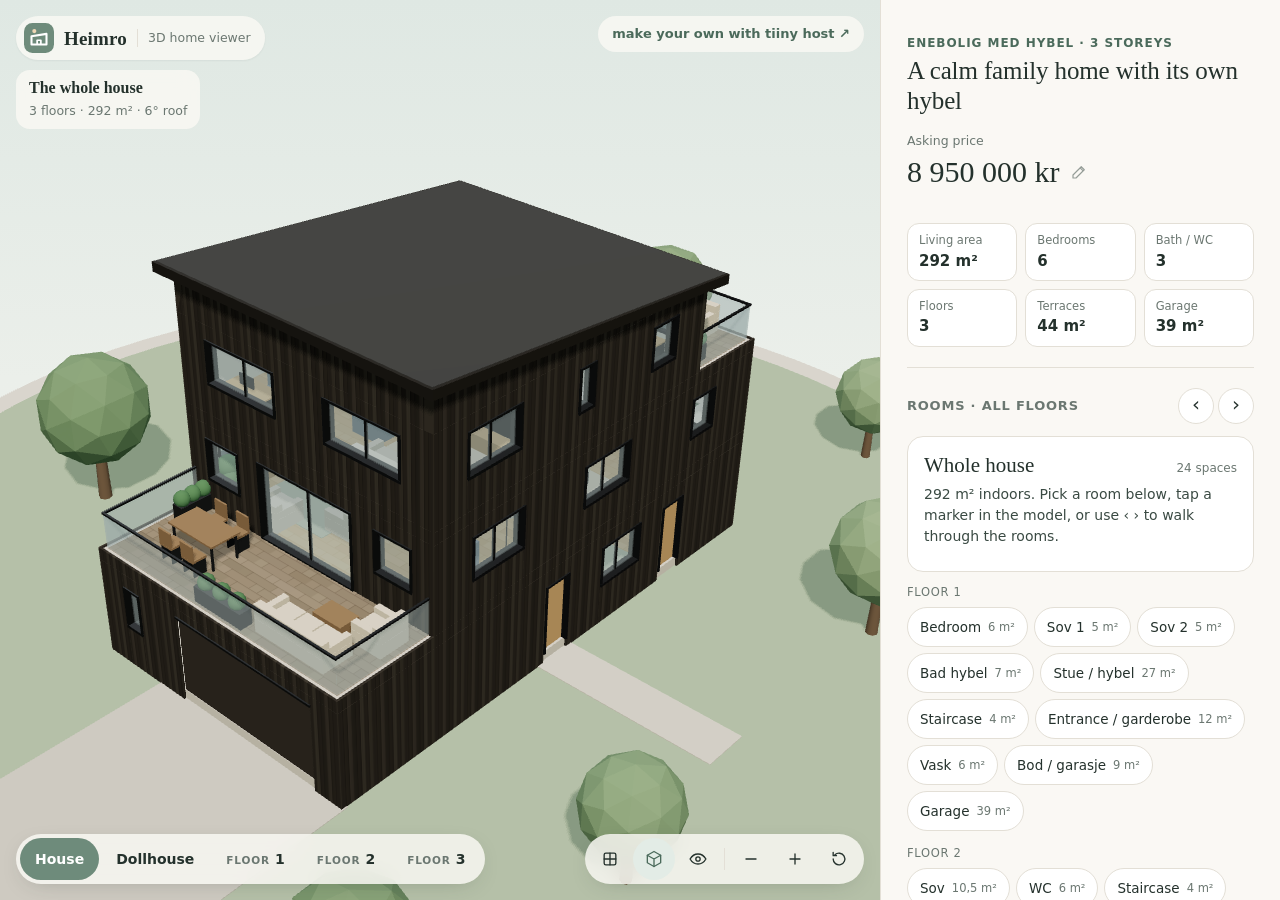
<file: index.html>
<!DOCTYPE html>
<html lang="en">
<head>
<meta charset="utf-8">
<meta name="viewport" content="width=device-width, initial-scale=1, viewport-fit=cover">
<meta name="theme-color" content="#eef1ec">
<title>Heimro — Enebolig med hybel in 3D</title>
<meta name="description" content="Explore a three-storey home with hybel in 3D: the whole house, a dollhouse cut-away and each floor, with room details, utility overlays and a Norwegian mortgage estimate.">
<link rel="icon" href="data:image/svg+xml,%3Csvg xmlns='http://www.w3.org/2000/svg' viewBox='0 0 32 32'%3E%3Crect width='32' height='32' rx='9' fill='%236e8b7b'/%3E%3Cpath d='M8 23V14.2L24 11.6V23Z' fill='none' stroke='%23fff' stroke-width='2.2' stroke-linejoin='round'/%3E%3Ccircle cx='11' cy='8.6' r='2.2' fill='%23efd7b5'/%3E%3C/svg%3E">
<script>/* Edit the default asking price here, or open the page with ?pris=9500000 */ window.HEIMRO_CONFIG = { price: 8950000 };</script>
<link rel="stylesheet" href="assets/style.css">
</head>
<body>
<div class="app">
  <section class="viewer" id="viewer" aria-label="3D house viewer">
    <canvas id="gl" aria-label="Interactive 3D model. Drag to orbit, scroll or pinch to zoom."></canvas>
    <div id="fallback" hidden></div>
    <div id="hotspots"></div>

    <header class="hud top">
      <div class="brand">
        <svg class="logo" viewBox="0 0 32 32" aria-hidden="true"><rect width="32" height="32" rx="9" fill="#6e8b7b"/><path d="M8 23V14.2L24 11.6V23Z" fill="none" stroke="#fff" stroke-width="2.2" stroke-linejoin="round"/><path d="M14 23v-4.6h4V23" fill="none" stroke="#fff" stroke-width="1.8" stroke-linejoin="round"/><circle cx="11" cy="8.6" r="2.2" fill="#efd7b5"/></svg>
        <span class="name">Heimro</span><span class="tag">3D home viewer</span>
      </div>
      <a id="makeLink" class="make" target="_blank" rel="noopener">make your own with tiiny host <span aria-hidden="true">↗</span></a>
    </header>

    <div class="hud ctx" id="ctx" aria-live="polite"></div>

    <div class="hud bottom">
      <nav class="viewnav" id="viewNav" aria-label="View and floor">
        <button type="button" class="vbtn" data-view="house" aria-pressed="true">House</button>
        <button type="button" class="vbtn" data-view="0" aria-pressed="false">Dollhouse</button>
        <button type="button" class="vbtn num" data-view="1" aria-pressed="false" aria-label="Floor 1"><small>Floor</small>1</button>
        <button type="button" class="vbtn num" data-view="2" aria-pressed="false" aria-label="Floor 2"><small>Floor</small>2</button>
        <button type="button" class="vbtn num" data-view="3" aria-pressed="false" aria-label="Floor 3"><small>Floor</small>3</button>
      </nav>
      <div class="cams" role="group" aria-label="Camera">
        <button type="button" class="cambtn" data-preset="overhead" aria-pressed="false" title="Top view (O)" aria-label="Top view"><svg viewBox="0 0 24 24"><rect x="5" y="5" width="14" height="14" rx="2"/><path d="M5 12h14M12 5v14"/></svg></button>
        <button type="button" class="cambtn" data-preset="iso" aria-pressed="true" title="3D angle (I)" aria-label="3D angle"><svg viewBox="0 0 24 24"><path d="M12 3l8 4.5v9L12 21l-8-4.5v-9z"/><path d="M4 7.5l8 4.5 8-4.5M12 12v9"/></svg></button>
        <button type="button" class="cambtn" data-preset="level" aria-pressed="false" title="Eye level (F)" aria-label="Eye level"><svg viewBox="0 0 24 24"><path d="M2.5 12S6 6 12 6s9.5 6 9.5 6-3.5 6-9.5 6-9.5-6-9.5-6z"/><circle cx="12" cy="12" r="2.6"/></svg></button>
        <span class="sep" aria-hidden="true"></span>
        <button type="button" class="cambtn" id="zoomOut" aria-label="Zoom out" title="Zoom out (−)"><svg viewBox="0 0 24 24"><path d="M6 12h12"/></svg></button>
        <button type="button" class="cambtn" id="zoomIn" aria-label="Zoom in" title="Zoom in (+)"><svg viewBox="0 0 24 24"><path d="M6 12h12M12 6v12"/></svg></button>
        <button type="button" class="cambtn" id="camReset" aria-label="Reset view" title="Reset (R)"><svg viewBox="0 0 24 24"><path d="M5 12a7 7 0 1 0 2.1-5"/><path d="M5 4v4h4"/></svg></button>
      </div>
    </div>
  </section>

  <aside class="side" aria-label="Property details">
    <section class="intro">
      <p class="eyebrow">Enebolig med hybel · 3 storeys</p>
      <h1>A calm family home with its own hybel</h1>
      <div class="price" id="priceBox">
        <span class="plabel">Asking price</span>
        <div class="pval">
          <button type="button" id="priceShow" class="pshow" aria-label="Edit asking price"><span id="priceText"></span><svg viewBox="0 0 24 24" aria-hidden="true"><path d="M4 20h4L19 9l-4-4L4 16z"/><path d="M13.5 6.5l4 4"/></svg></button>
          <form id="priceForm" class="pedit" hidden novalidate>
            <input id="priceInput" inputmode="numeric" autocomplete="off" aria-label="Asking price in kroner" aria-describedby="priceErr">
            <button type="submit" class="pill">Save</button>
            <button type="button" class="pill ghost" id="priceCancel">Cancel</button>
          </form>
        </div>
        <span class="err" id="priceErr"></span>
      </div>
      <dl class="facts" id="facts"></dl>
    </section>

    <section class="rooms">
      <div class="shead"><h2 id="roomsTitle">Rooms</h2>
        <div class="stepper"><button type="button" id="roomPrev" aria-label="Previous room" title="Previous room ([)">‹</button><button type="button" id="roomNext" aria-label="Next room" title="Next room (])">›</button></div>
      </div>
      <article class="rcard" id="roomDetail" aria-live="polite"></article>
      <ul class="chips" id="roomList"></ul>
    </section>

    <section>
      <div class="shead"><h2>Utilities</h2><span class="note">illustrative</span></div>
      <div class="utabs" role="tablist" aria-label="Utility overlays">
        <button type="button" role="tab" class="utab" data-util="water" aria-selected="false"><i style="background:#5aa9d6"></i>Water</button>
        <button type="button" role="tab" class="utab" data-util="elec" aria-selected="false"><i style="background:#e5b64e"></i>Electricity</button>
        <button type="button" role="tab" class="utab" data-util="gas" aria-selected="false"><i style="background:#e07b5a"></i>Gas</button>
        <button type="button" role="tab" class="utab" data-util="ac" aria-selected="false"><i style="background:#5fbfa3"></i>AC</button>
      </div>
      <div class="upanel" id="utilPanel" role="tabpanel" aria-live="polite"></div>
    </section>

    <details class="mort" id="mortBox">
      <summary><span><b>Mortgage estimate</b><small>Norwegian rules · boliglån</small></span><em id="mortSummary"></em></summary>
      <form id="mortgage" novalidate>
        <label class="wide">Price · kjøpesum (kr)<input name="price" inputmode="numeric" autocomplete="off" aria-describedby="err-price"><span class="err" id="err-price"></span></label>
        <label class="wide">Equity · egenkapital (kr) <span class="hint" id="eqPct"></span><input name="equity" inputmode="numeric" autocomplete="off" aria-describedby="err-equity"><span class="err" id="err-equity"></span></label>
        <label>Nominal rate (%)<input name="rate" inputmode="decimal" autocomplete="off" value="5,4" aria-describedby="err-rate"><span class="err" id="err-rate"></span></label>
        <label>Term (years)<input name="years" inputmode="numeric" autocomplete="off" value="25" aria-describedby="err-years"><span class="err" id="err-years"></span></label>
        <fieldset class="wide seg"><legend>Loan type</legend>
          <label><input type="radio" name="type" value="annuitet" checked><span>Annuity · annuitet</span></label>
          <label><input type="radio" name="type" value="serie"><span>Serial · serie</span></label>
        </fieldset>
        <label>Fee per month · termingebyr<input name="fee" inputmode="numeric" autocomplete="off" value="50" aria-describedby="err-fee"><span class="err" id="err-fee"></span></label>
        <fieldset class="seg"><legend>Ownership</legend>
          <label><input type="radio" name="owner" value="selveier" checked><span>Selveier</span></label>
          <label><input type="radio" name="owner" value="borettslag"><span>Borettslag</span></label>
        </fieldset>
        <label>Gross household income / yr <span class="hint">optional</span><input name="income" inputmode="numeric" autocomplete="off" aria-describedby="err-income"><span class="err" id="err-income"></span></label>
        <label>Other debt (kr) <span class="hint">optional</span><input name="otherDebt" inputmode="numeric" autocomplete="off" aria-describedby="err-otherDebt"><span class="err" id="err-otherDebt"></span></label>
      </form>
      <div class="mout" id="mortOut" aria-live="polite"></div>
      <p class="small">Estimate only. Rules from utlånsforskriften: at least 10 % egenkapital, total debt at most 5 × gross income, and you must handle the higher of rate + 3 pp and 7 %. Closing costs use dokumentavgift 2.5 % (selveier) and tinglysing 545 kr per document.</p>
    </details>

    <p class="foot">3D model drawn from hand-sketched floor plans. Areas, furnishing and utility routes are approximate and illustrative.</p>
  </aside>
</div>
<script src="assets/app.js"></script>
</body>
</html>
</file>
<file: assets/style.css>
*{box-sizing:border-box}
:root{--bg:#f3f1ec;--panel:#faf8f4;--ink:#24312c;--mute:#6b7771;--line:#e3dfd6;--sage:#6e8b7b;--sage-d:#4b6a5b;--sage-l:#e3ece6;--sand:#efe5d6;--bad:#b4533c;--good:#3f7a5f;--glass:rgba(250,248,244,.84);
  --serif:ui-serif,"New York","Iowan Old Style","Palatino Linotype",Palatino,Georgia,serif;--sans:ui-sans-serif,-apple-system,"SF Pro Text","Segoe UI",system-ui,Roboto,Helvetica,Arial,sans-serif;--r:16px}
html,body{margin:0;height:100%;background:var(--bg);color:var(--ink);font:15px/1.5 var(--sans);-webkit-font-smoothing:antialiased;text-rendering:optimizeLegibility}
button,input{font:inherit;color:inherit}
button{cursor:pointer}
[hidden]{display:none!important}
:focus-visible{outline:2px solid var(--sage);outline-offset:2px}
.app{display:flex;height:100vh;height:100dvh;width:100%}
/* viewer */
.viewer{position:relative;flex:1 1 auto;min-width:0;background:linear-gradient(180deg,#dfe8e3 0%,#ebefea 42%,#f4f1eb 100%);overflow:hidden}
.viewer canvas{position:absolute;inset:0;width:100%;height:100%;display:block;touch-action:none;cursor:grab}
.viewer canvas:active{cursor:grabbing}
.hud{position:absolute;z-index:3}
.top{top:16px;left:16px;right:16px;display:flex;justify-content:space-between;align-items:flex-start;gap:10px;pointer-events:none}
.top>*{pointer-events:auto}
.brand{display:flex;align-items:center;gap:10px;padding:7px 14px 7px 8px;border-radius:999px;background:var(--glass);backdrop-filter:blur(10px);-webkit-backdrop-filter:blur(10px);box-shadow:0 1px 2px rgba(36,49,44,.06)}
.logo{width:30px;height:30px;display:block}
.brand .name{font:600 19px/1 var(--serif);letter-spacing:.01em}
.brand .tag{font-size:12.5px;color:var(--mute);padding-left:10px;border-left:1px solid var(--line)}
.make{color:var(--sage-d);text-decoration:none;font-size:13px;font-weight:600;padding:8px 14px;border-radius:999px;background:var(--glass);backdrop-filter:blur(10px);-webkit-backdrop-filter:blur(10px);white-space:nowrap}
.make:hover{background:#fff}
.ctx{top:70px;left:16px;max-width:min(320px,70%);pointer-events:none;display:flex;flex-direction:column;gap:6px}
.ctx .chip,.ctx .mini{background:var(--glass);backdrop-filter:blur(10px);-webkit-backdrop-filter:blur(10px);border-radius:14px;padding:8px 13px}
.ctx .chip b{font:600 16px/1.3 var(--serif);display:block}
.ctx .chip span,.ctx .mini span{font-size:12.5px;color:var(--mute)}
.ctx .mini{border-left:3px solid var(--sage)}
.ctx .mini b{display:block;font-size:14px}
.bottom{left:16px;right:16px;bottom:16px;display:flex;justify-content:space-between;align-items:flex-end;gap:10px;flex-wrap:wrap;pointer-events:none}
.bottom>*{pointer-events:auto}
.viewnav,.cams{display:flex;align-items:center;gap:2px;padding:4px;border-radius:999px;background:var(--glass);backdrop-filter:blur(10px);-webkit-backdrop-filter:blur(10px);box-shadow:0 6px 24px -12px rgba(36,49,44,.35)}
.vbtn{border:0;background:none;border-radius:999px;padding:9px 15px;min-height:42px;font-weight:600;font-size:14px;color:var(--ink);white-space:nowrap;transition:background .2s,color .2s}
.vbtn small{font-size:10.5px;font-weight:600;letter-spacing:.08em;text-transform:uppercase;color:var(--mute);margin-right:5px}
.vbtn:hover{background:rgba(110,139,123,.12)}
.vbtn[aria-pressed=true]{background:var(--sage);color:#fff}
.vbtn[aria-pressed=true] small{color:rgba(255,255,255,.8)}
.cambtn{border:0;background:none;border-radius:999px;width:42px;height:42px;display:grid;place-items:center;color:var(--ink);transition:background .2s}
.cambtn svg{width:20px;height:20px;fill:none;stroke:currentColor;stroke-width:1.6;stroke-linecap:round;stroke-linejoin:round}
.cambtn:hover{background:rgba(110,139,123,.12)}
.cambtn[aria-pressed=true]{background:var(--sage-l);color:var(--sage-d)}
.cambtn:disabled{opacity:.35;cursor:not-allowed}
.sep{width:1px;height:22px;background:var(--line);margin:0 3px}
#hotspots{position:absolute;inset:0;z-index:2;pointer-events:none;overflow:hidden}
.spot{position:absolute;left:0;top:0;margin:-9px 0 0 -9px;display:flex;align-items:center;gap:6px;border:0;background:none;padding:0;pointer-events:auto;will-change:transform}
.spot i{width:18px;height:18px;border-radius:50%;background:#fff;border:5px solid var(--sage);box-shadow:0 0 0 4px rgba(110,139,123,.25);flex:none}
.spot span{font-size:12px;font-weight:600;background:var(--glass);border-radius:999px;padding:3px 9px;white-space:nowrap;color:var(--ink)}
.spot:hover span,.spot.sel span{background:var(--sage);color:#fff}
.spot.sel i{border-color:var(--sage-d);box-shadow:0 0 0 6px rgba(110,139,123,.35)}
/* side panel */
.side{flex:0 0 400px;width:400px;overflow:auto;background:var(--panel);border-left:1px solid var(--line);padding:8px 26px 28px;scrollbar-width:thin;scrollbar-color:#d9d4c9 transparent}
.side>section,.side>details{padding:20px 0;border-bottom:1px solid var(--line)}
.eyebrow{margin:6px 0 4px;font-size:12px;letter-spacing:.08em;text-transform:uppercase;color:var(--sage-d);font-weight:600}
h1{font:500 25px/1.2 var(--serif);margin:0 0 16px;letter-spacing:-.005em}
h2{font:600 13px/1.2 var(--sans);letter-spacing:.06em;text-transform:uppercase;color:var(--mute);margin:0}
.shead{display:flex;align-items:center;justify-content:space-between;gap:10px;margin-bottom:12px}
.note{font-size:12px;color:var(--mute)}
.price{display:flex;flex-direction:column;gap:2px;margin-bottom:16px}
.plabel{font-size:12.5px;color:var(--mute)}
.pshow{display:inline-flex;align-items:center;gap:10px;border:0;background:none;padding:2px 0;font:500 30px/1.15 var(--serif);font-variant-numeric:tabular-nums;color:var(--ink);text-align:left}
.pshow svg{width:18px;height:18px;fill:none;stroke:var(--mute);stroke-width:1.6;stroke-linejoin:round;opacity:.7}
.pshow:hover svg{stroke:var(--sage-d);opacity:1}
.pedit{display:flex;gap:6px;align-items:center;flex-wrap:wrap}
.pedit input{font:500 22px/1.2 var(--serif);max-width:210px}
.pill{border:0;border-radius:999px;background:var(--sage);color:#fff;font-weight:600;font-size:13.5px;padding:9px 15px;min-height:40px}
.pill.ghost{background:none;color:var(--mute)}
dl{margin:0}
.facts{display:grid;grid-template-columns:repeat(3,1fr);gap:8px}
.facts div,.mini-g div{background:#fff;border:1px solid var(--line);border-radius:12px;padding:8px 11px}
dt{font-size:11.5px;color:var(--mute)}
dd{margin:0;font-weight:600;font-variant-numeric:tabular-nums}
.stepper{display:flex;gap:4px}
.stepper button{width:36px;height:36px;border-radius:50%;border:1px solid var(--line);background:#fff;font-size:20px;line-height:1;color:var(--ink);display:grid;place-items:center;padding:0 0 3px}
.stepper button:hover{border-color:var(--sage)}
.rcard{background:#fff;border:1px solid var(--line);border-radius:var(--r);padding:16px 16px 14px;margin-bottom:12px;transition:border-color .25s}
.rcard.sel{border-color:var(--sage);box-shadow:0 0 0 3px var(--sage-l)}
.rcard .rt{display:flex;justify-content:space-between;align-items:baseline;gap:8px}
.rcard h3{font:500 21px/1.2 var(--serif);margin:0}
.rcard .fl{font-size:12px;color:var(--mute);white-space:nowrap}
.rcard p{margin:6px 0 10px;font-size:14px;color:#3a4a43}
.rcard ul{margin:10px 0 0;padding:0 0 0 18px;font-size:13.5px;color:#3a4a43}
.rcard li{margin:2px 0}
.mini-g{display:grid;grid-template-columns:repeat(3,1fr);gap:6px}
.mini-g div{padding:6px 9px;background:var(--bg);border:0}
.mini-g dd{font-size:13.5px}
.chips{list-style:none;margin:0;padding:0;display:flex;flex-wrap:wrap;gap:6px}
.chips .grp{flex-basis:100%;font-size:11.5px;letter-spacing:.06em;text-transform:uppercase;color:var(--mute);margin-top:8px}
.chips .grp:first-child{margin-top:0}
.roombtn{border:1px solid var(--line);background:#fff;border-radius:999px;padding:7px 12px;font-size:13.5px;min-height:40px;display:inline-flex;gap:7px;align-items:center;transition:background .2s,border-color .2s}
.roombtn em{font-style:normal;font-size:11.5px;color:var(--mute)}
.roombtn:hover{border-color:var(--sage)}
.roombtn[aria-pressed=true]{background:var(--sage);border-color:var(--sage);color:#fff}
.roombtn[aria-pressed=true] em{color:rgba(255,255,255,.85)}
.utabs{display:grid;grid-template-columns:repeat(4,1fr);gap:4px;padding:4px;border-radius:14px;background:#fff;border:1px solid var(--line)}
.utab{border:0;background:none;border-radius:10px;padding:8px 2px;font-size:12.5px;font-weight:600;display:flex;flex-direction:column;align-items:center;gap:5px;min-height:50px}
.utab i,.upanel p i{width:18px;height:4px;border-radius:2px;display:block}
.utab[aria-selected=true]{background:var(--sage-l);color:var(--sage-d)}
.upanel{margin-top:10px;font-size:13.5px}
.upanel p{margin:0}
.upanel p i{display:inline-block;margin-right:8px;vertical-align:middle}
.upanel .mini-g{margin-top:8px}
.muted,.small{color:var(--mute);font-size:12.5px}
/* mortgage */
.mort summary{list-style:none;display:flex;justify-content:space-between;align-items:center;gap:10px;cursor:pointer;padding:2px 0}
.mort summary::-webkit-details-marker{display:none}
.mort summary span{display:flex;flex-direction:column}
.mort summary b{font:500 19px/1.25 var(--serif)}
.mort summary small{font-size:12px;color:var(--mute)}
.mort summary em{font-style:normal;font-weight:600;font-variant-numeric:tabular-nums;white-space:nowrap;display:flex;align-items:center;gap:8px}
.mort summary em::after{content:"";width:9px;height:9px;border-right:1.8px solid var(--mute);border-bottom:1.8px solid var(--mute);transform:rotate(45deg) translateY(-3px);transition:transform .2s}
.mort[open] summary em::after{transform:rotate(-135deg) translateY(-1px)}
.mort form{display:grid;grid-template-columns:1fr 1fr;gap:10px 12px;margin-top:16px}
.mort label{display:flex;flex-direction:column;gap:4px;font-size:12.5px;color:var(--mute)}
.wide{grid-column:1/-1}
.hint{font-size:11.5px;color:var(--sage-d)}
input{background:#fff;border:1px solid var(--line);border-radius:10px;padding:9px 11px;font-size:16px;width:100%;min-height:42px;font-variant-numeric:tabular-nums;color:var(--ink)}
input:focus{outline:none;border-color:var(--sage);box-shadow:0 0 0 3px var(--sage-l)}
input[aria-invalid=true]{border-color:var(--bad)}
.err{color:var(--bad);font-size:11.5px;min-height:14px}
fieldset.seg{border:0;margin:0;padding:0;display:flex;flex-wrap:wrap;gap:4px}
fieldset.seg legend{font-size:12.5px;color:var(--mute);margin-bottom:4px;padding:0;width:100%}
fieldset.seg label{flex:1;flex-direction:row}
fieldset.seg input{position:absolute;opacity:0;width:1px;height:1px;min-height:0}
fieldset.seg span{flex:1;text-align:center;border:1px solid var(--line);background:#fff;border-radius:10px;padding:9px 8px;font-size:13px;color:var(--ink);min-height:42px;display:grid;place-items:center}
fieldset.seg input:checked+span{background:var(--sage-l);border-color:var(--sage);color:var(--sage-d);font-weight:600}
fieldset.seg input:focus-visible+span{outline:2px solid var(--sage);outline-offset:2px}
.mout{margin:16px 0 10px}
.big{font:500 30px/1.15 var(--serif);font-variant-numeric:tabular-nums}
.big small{font:13px var(--sans);color:var(--mute)}
.mout .sub{font-size:13px;color:var(--mute);margin:2px 0 10px}
.rows{margin:10px 0 0;padding:0;list-style:none;font-size:13.5px}
.rows li{display:flex;justify-content:space-between;gap:10px;padding:6px 0;border-bottom:1px dashed var(--line)}
.rows li span:last-child{font-weight:600;font-variant-numeric:tabular-nums;text-align:right}
.rows .grp{border:0;padding-top:12px;font-size:11.5px;letter-spacing:.06em;text-transform:uppercase;color:var(--mute)}
.checks{display:flex;flex-direction:column;gap:6px;margin-top:12px}
.check{display:flex;gap:8px;align-items:flex-start;font-size:13px;padding:8px 10px;border-radius:10px;background:var(--bg)}
.check i{flex:none;width:18px;height:18px;border-radius:50%;display:grid;place-items:center;font-style:normal;font-size:11px;font-weight:700;color:#fff;margin-top:1px}
.check.ok i{background:var(--good)}.check.no i{background:var(--bad)}.check.na i{background:#b8bdb9}
.foot{font-size:12px;color:var(--mute);margin:16px 0 0}
/* 2D fallback */
#fallback{position:absolute;inset:0;overflow:auto;padding:130px 16px 90px;z-index:1}
.fbnote{margin:0 0 12px;font-size:13px;background:var(--glass);border-radius:10px;padding:8px 12px;display:inline-block}
.plans{display:grid;grid-template-columns:repeat(3,minmax(200px,1fr));gap:14px;align-items:start}
.plan{margin:0;background:#fff;border-radius:14px;padding:10px;transition:opacity .25s;border:1px solid var(--line)}
.plan.dim{opacity:.35}
.plan figcaption{font-size:12.5px;margin-bottom:6px}
.plan svg{width:100%;height:auto;display:block}
.plan text{font-size:9px;fill:#24312c;font-weight:600;pointer-events:none}
.plan [data-room]{cursor:pointer}
.plan [data-room]:hover rect{filter:brightness(.95)}
.plan [data-room].sel rect{fill:#b9d3c5}
@media (max-width:1100px){.brand .tag{display:none}.vbtn{padding:9px 12px}}
@media (max-width:900px){
  html,body{height:auto}
  .app{flex-direction:column;height:auto;min-height:100vh}
  .viewer{flex:none;height:66svh;min-height:430px;max-height:720px}
  .side{flex:none;width:auto;border-left:0;border-top:1px solid var(--line);padding:4px 18px 28px;overflow:visible}
  .top{top:max(10px,env(safe-area-inset-top));left:10px;right:10px}
  .brand{padding:5px 12px 5px 6px}.logo{width:26px;height:26px}.brand .name{font-size:17px}
  .make{font-size:11.5px;padding:7px 11px}
  .ctx{top:62px;left:10px}
  .bottom{left:8px;right:8px;bottom:8px;flex-direction:column-reverse;align-items:stretch;gap:6px}
  .viewnav{justify-content:space-between}
  .vbtn{flex:1;padding:8px 4px;font-size:13px}
  .vbtn small{font-size:9px;margin-right:3px;letter-spacing:.04em}
  .cams{align-self:center}
  .cambtn{width:40px;height:40px}
  .spot span{display:none}.spot.sel span{display:block}
  h1{font-size:22px}
  .plans{grid-template-columns:1fr}
  #fallback{padding:110px 10px 130px}
}
@media (prefers-reduced-motion:reduce){*{transition:none!important}}
</file>
